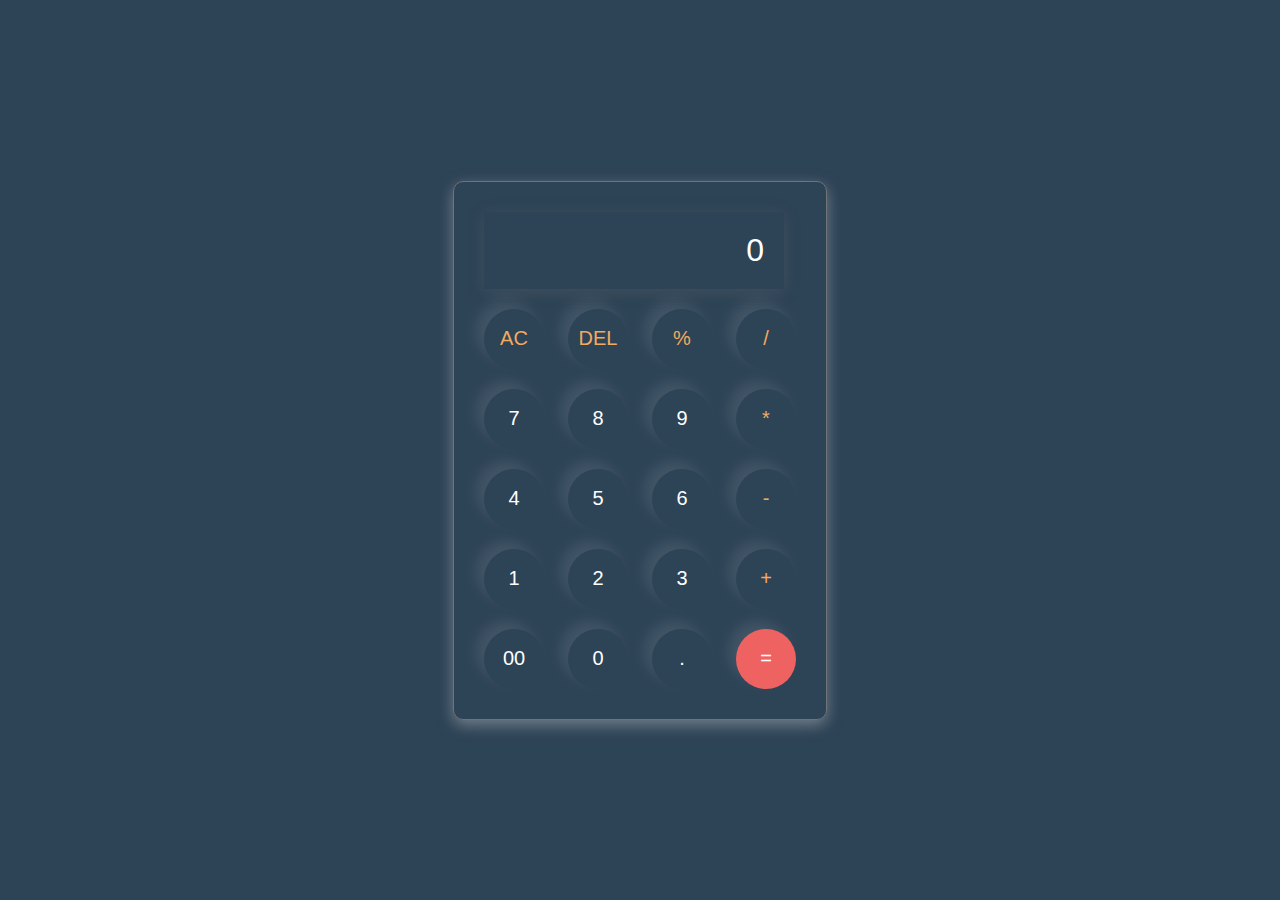
<file: Task1_Calculator/index.html>
<!DOCTYPE html>
<html lang="en">

<head>
    <meta charset="UTF-8">
    <meta name="viewport" content="width=device-width, initial-scale=1.0">
    <title>Calculator</title>
    <link rel="stylesheet" href="style.css">
</head>

<body>
    <!-- Calculator using HTML CSS JavaScript -->
    <div class="calculator">

        <!-- display -->
        <input type="text" placeholder="0" id="inputBox">

        <!-- buttons -->
        <div class="first_row">
            <button class="operator">AC</button>
            <button class="operator">DEL</button>
            <button class="operator">%</button>
            <button class="operator">/</button>
        </div>

        <div class="second_row">
            <button>7</button>
            <button>8</button>
            <button>9</button>
            <button class="operator">*</button>
        </div>

        <div class="third_row">
            <button>4</button>
            <button>5</button>
            <button>6</button>
            <button class="operator">-</button>
        </div>

        <div class="fourth_row">
            <button>1</button>
            <button>2</button>
            <button>3</button>
            <button class="operator">+</button>
        </div>

        <div class="fofth_row">
            <button onc>00</button>
            <button>0</button>
            <button on>.</button>
            <button class="equalBtn">=</button>
        </div>
    </div>



    <script src="script.js"></script>
</body>

</html>
</file>
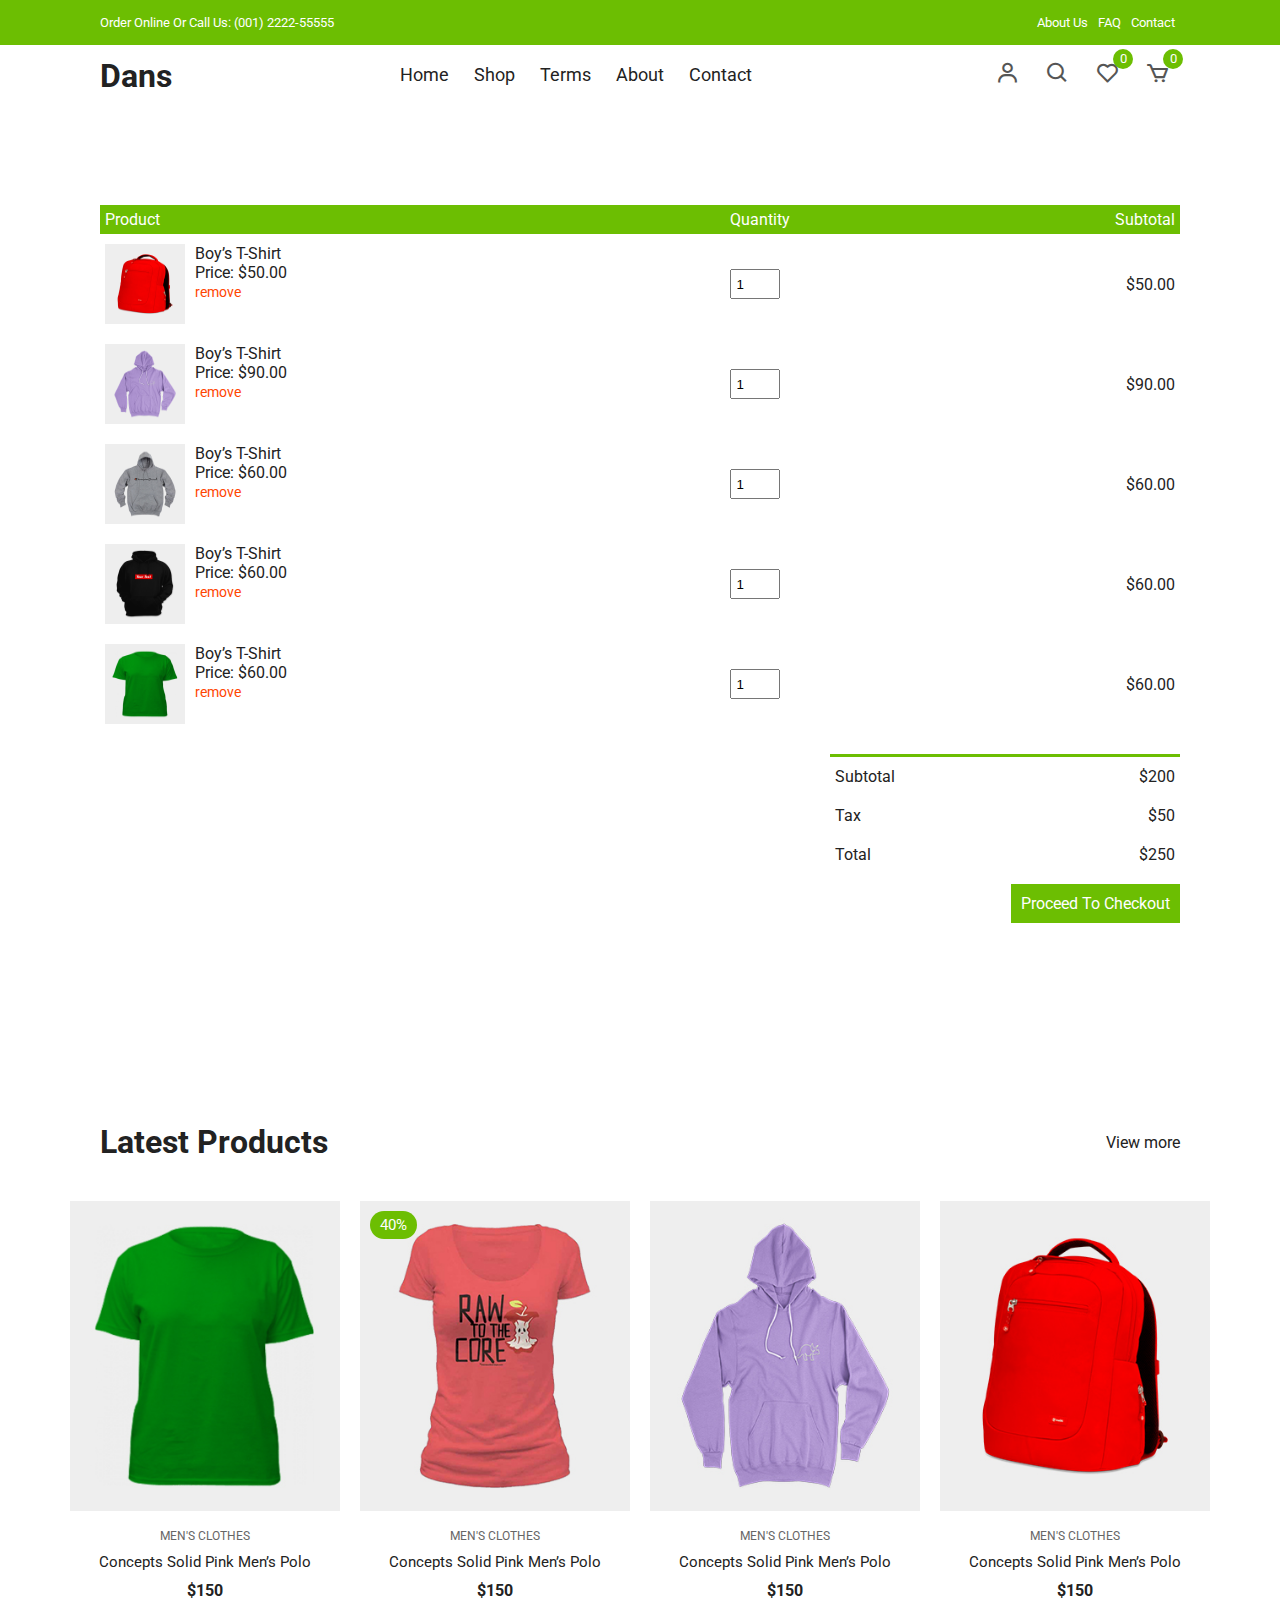
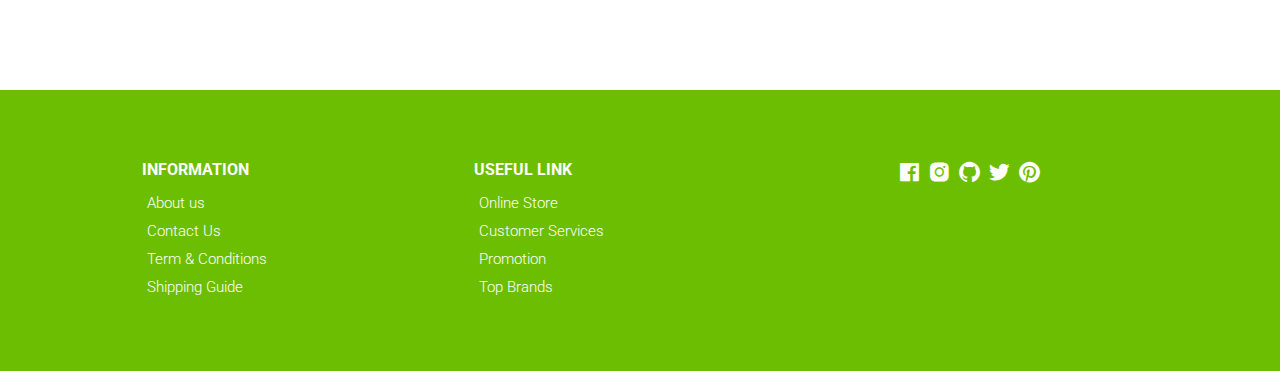
<file: Task2_eCommerceWebsite/cart.html>
<!DOCTYPE html>
<html lang="en">

<head>
    <meta charset="UTF-8" />
    <meta name="viewport" content="width=device-width, initial-scale=1.0" />
    <!-- Box icons -->
    <link rel="stylesheet" href="https://cdn.jsdelivr.net/npm/boxicons@latest/css/boxicons.min.css" />
    <!-- Custom StyleSheet -->
    <link rel="stylesheet" href="style.css" />
    <title>Your Cart</title>
</head>

<body>
    <!-- Navigation -->
    <div class="top-nav">
        <div class="container d-flex">
            <p>Order Online Or Call Us: (001) 2222-55555</p>
            <ul class="d-flex">
                <li><a href="#">About Us</a></li>
                <li><a href="#">FAQ</a></li>
                <li><a href="#">Contact</a></li>
            </ul>
        </div>
    </div>
    <div class="navigation">
        <div class="nav-center container d-flex">
            <a href="index.html" class="logo">
                <h1>Dans</h1>
            </a>

            <ul class="nav-list d-flex">
                <li class="nav-item">
                    <a href="index.html" class="nav-link">Home</a>
                </li>
                <li class="nav-item">
                    <a href="product.html" class="nav-link">Shop</a>
                </li>
                <li class="nav-item">
                    <a href="#terms" class="nav-link">Terms</a>
                </li>
                <li class="nav-item">
                    <a href="#about" class="nav-link">About</a>
                </li>
                <li class="nav-item">
                    <a href="#contact" class="nav-link">Contact</a>
                </li>
                <li class="icons d-flex">
                    <a href="login.html" class="icon">
                        <i class="bx bx-user"></i>
                    </a>
                    <div class="icon">
                        <i class="bx bx-search"></i>
                    </div>
                    <div class="icon">
                        <i class="bx bx-heart"></i>
                        <span class="d-flex">0</span>
                    </div>
                    <a href="cart.html" class="icon">
                        <i class="bx bx-cart"></i>
                        <span class="d-flex">0</span>
                    </a>
                </li>
            </ul>

            <div class="icons d-flex">
                <a href="login.html" class="icon">
                    <i class="bx bx-user"></i>
                </a>
                <div class="icon">
                    <i class="bx bx-search"></i>
                </div>
                <div class="icon">
                    <i class="bx bx-heart"></i>
                    <span class="d-flex">0</span>
                </div>
                <a href="cart.html" class="icon">
                    <i class="bx bx-cart"></i>
                    <span class="d-flex">0</span>
                </a>
            </div>

            <div class="hamburger">
                <i class="bx bx-menu-alt-left"></i>
            </div>
        </div>
    </div>

    <!-- Cart Items -->
    <div class="container cart">
        <table>
            <tr>
                <th>Product</th>
                <th>Quantity</th>
                <th>Subtotal</th>
            </tr>
            <tr>
                <td>
                    <div class="cart-info">
                        <img src="./assets/product-2.jpg" alt="" />
                        <div>
                            <p>Boy’s T-Shirt</p>
                            <span>Price: $50.00</span> <br />
                            <a href="#">remove</a>
                        </div>
                    </div>
                </td>
                <td><input type="number" value="1" min="1" /></td>
                <td>$50.00</td>
            </tr>
            <tr>
                <td>
                    <div class="cart-info">
                        <img src="./assets/product-3.jpg" alt="" />
                        <div>
                            <p>Boy’s T-Shirt</p>
                            <span>Price: $90.00</span> <br />
                            <a href="#">remove</a>
                        </div>
                    </div>
                </td>
                <td><input type="number" value="1" min="1" /></td>
                <td>$90.00</td>
            </tr>
            <tr>
                <td>
                    <div class="cart-info">
                        <img src="./assets/product-4.jpg" alt="" />
                        <div>
                            <p>Boy’s T-Shirt</p>
                            <span>Price: $60.00</span> <br />
                            <a href="#">remove</a>
                        </div>
                    </div>
                </td>
                <td><input type="number" value="1" min="1" /></td>
                <td>$60.00</td>
            </tr>
            <tr>
                <td>
                    <div class="cart-info">
                        <img src="./assets/product-5.jpg" alt="" />
                        <div>
                            <p>Boy’s T-Shirt</p>
                            <span>Price: $60.00</span> <br />
                            <a href="#">remove</a>
                        </div>
                    </div>
                </td>
                <td><input type="number" value="1" min="1" /></td>
                <td>$60.00</td>
            </tr>
            <tr>
                <td>
                    <div class="cart-info">
                        <img src="./assets/product-6.jpg" alt="" />
                        <div>
                            <p>Boy’s T-Shirt</p>
                            <span>Price: $60.00</span> <br />
                            <a href="#">remove</a>
                        </div>
                    </div>
                </td>
                <td><input type="number" value="1" min="1" /></td>
                <td>$60.00</td>
            </tr>
        </table>
        <div class="total-price">
            <table>
                <tr>
                    <td>Subtotal</td>
                    <td>$200</td>
                </tr>
                <tr>
                    <td>Tax</td>
                    <td>$50</td>
                </tr>
                <tr>
                    <td>Total</td>
                    <td>$250</td>
                </tr>
            </table>
            <a href="#" class="checkout btn">Proceed To Checkout</a>
        </div>
    </div>

    <!-- Latest Products -->
    <section class="section featured">
        <div class="top container">
            <h1>Latest Products</h1>
            <a href="#" class="view-more">View more</a>
        </div>
        <div class="product-center container">
            <div class="product-item">
                <div class="overlay">
                    <a href="" class="product-thumb">
                        <img src="./assets/product-6.jpg" alt="" />
                    </a>
                </div>
                <div class="product-info">
                    <span>MEN'S CLOTHES</span>
                    <a href="">Concepts Solid Pink Men’s Polo</a>
                    <h4>$150</h4>
                </div>
                <ul class="icons">
                    <li><i class="bx bx-heart"></i></li>
                    <li><i class="bx bx-search"></i></li>
                    <li><i class="bx bx-cart"></i></li>
                </ul>
            </div>
            <div class="product-item">
                <div class="overlay">
                    <a href="" class="product-thumb">
                        <img src="./assets/product-1.jpg" alt="" />
                    </a>
                    <span class="discount">40%</span>
                </div>
                <div class="product-info">
                    <span>MEN'S CLOTHES</span>
                    <a href="">Concepts Solid Pink Men’s Polo</a>
                    <h4>$150</h4>
                </div>
                <ul class="icons">
                    <li><i class="bx bx-heart"></i></li>
                    <li><i class="bx bx-search"></i></li>
                    <li><i class="bx bx-cart"></i></li>
                </ul>
            </div>
            <div class="product-item">
                <div class="overlay">
                    <a href="" class="product-thumb">
                        <img src="./assets/product-3.jpg" alt="" />
                    </a>
                </div>
                <div class="product-info">
                    <span>MEN'S CLOTHES</span>
                    <a href="">Concepts Solid Pink Men’s Polo</a>
                    <h4>$150</h4>
                </div>
                <ul class="icons">
                    <li><i class="bx bx-heart"></i></li>
                    <li><i class="bx bx-search"></i></li>
                    <li><i class="bx bx-cart"></i></li>
                </ul>
            </div>
            <div class="product-item">
                <div class="overlay">
                    <a href="" class="product-thumb">
                        <img src="./assets/product-2.jpg" alt="" />
                    </a>
                </div>
                <div class="product-info">
                    <span>MEN'S CLOTHES</span>
                    <a href="">Concepts Solid Pink Men’s Polo</a>
                    <h4>$150</h4>
                </div>
                <ul class="icons">
                    <li><i class="bx bx-heart"></i></li>
                    <li><i class="bx bx-search"></i></li>
                    <li><i class="bx bx-cart"></i></li>
                </ul>
            </div>
        </div>
    </section>

    <!-- Footer -->
    <footer class="footer">
        <div class="row">
            <div class="col d-flex">
                <h4>INFORMATION</h4>
                <a href="">About us</a>
                <a href="">Contact Us</a>
                <a href="">Term & Conditions</a>
                <a href="">Shipping Guide</a>
            </div>
            <div class="col d-flex">
                <h4>USEFUL LINK</h4>
                <a href="">Online Store</a>
                <a href="">Customer Services</a>
                <a href="">Promotion</a>
                <a href="">Top Brands</a>
            </div>
            <div class="col d-flex">
                <span><i class="bx bxl-facebook-square"></i></span>
                <span><i class="bx bxl-instagram-alt"></i></span>
                <span><i class="bx bxl-github"></i></span>
                <span><i class="bx bxl-twitter"></i></span>
                <span><i class="bx bxl-pinterest"></i></span>
            </div>
        </div>
    </footer>

    <!-- Custom Script -->
    <script src="script.js"></script>
</body>

</html>
</file>
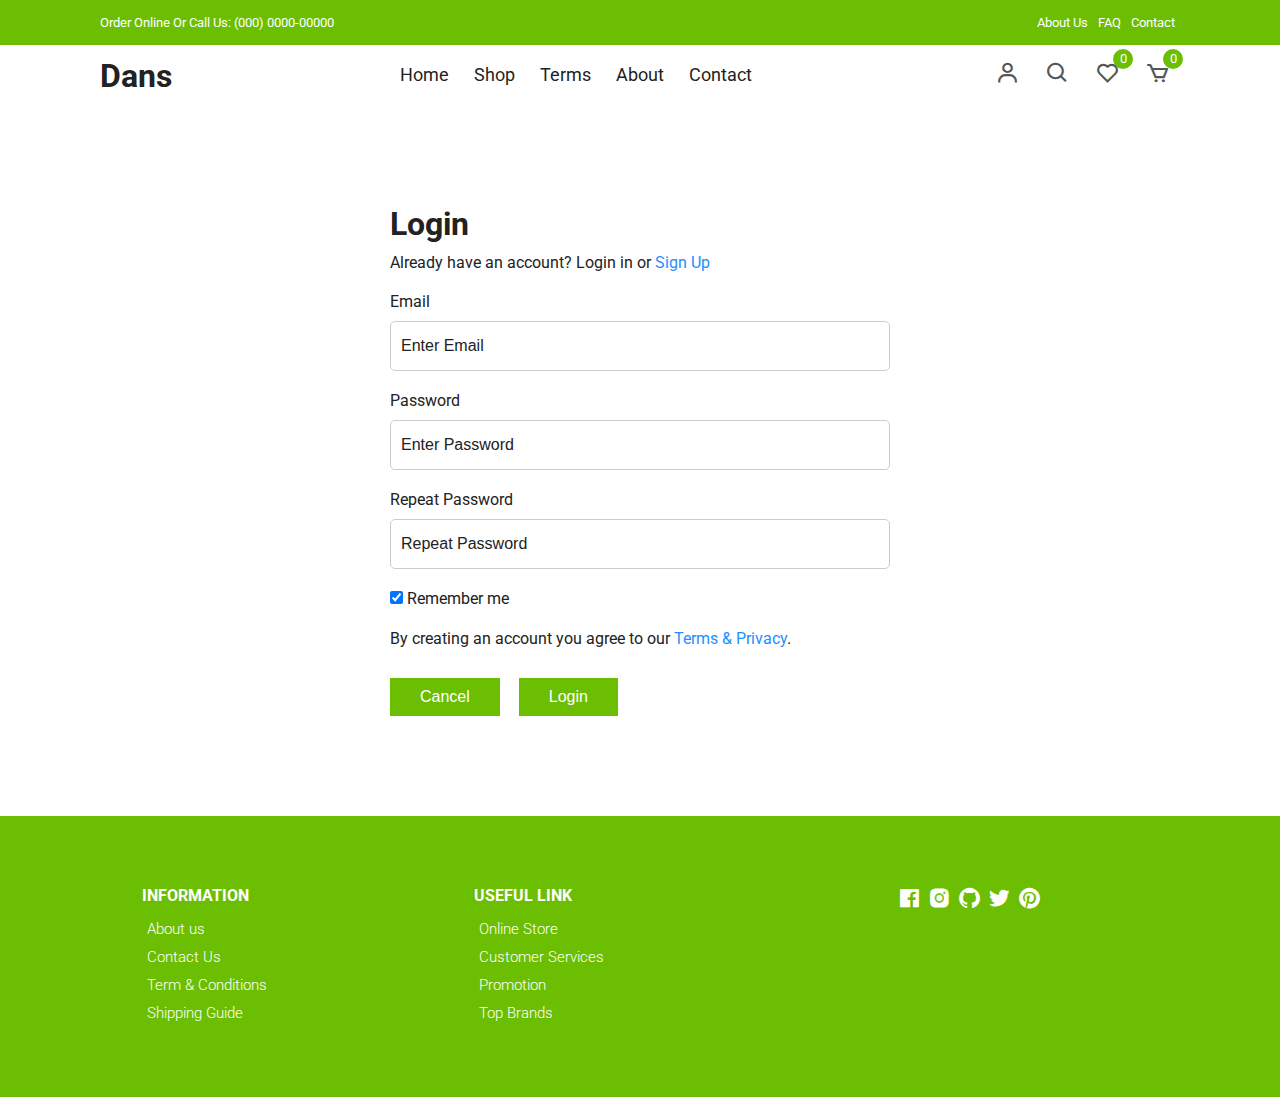
<file: Task2_eCommerceWebsite/login.html>
<!DOCTYPE html>
<html lang="en">

<head>
    <meta charset="UTF-8" />
    <meta name="viewport" content="width=device-width, initial-scale=1.0" />
    <!-- Box icons -->
    <link rel="stylesheet" href="https://cdn.jsdelivr.net/npm/boxicons@latest/css/boxicons.min.css" />
    <!-- Custom StyleSheet -->
    <link rel="stylesheet" href="style.css" />
    <title>Login</title>
</head>

<body>
    <!-- Navigation -->
    <div class="top-nav">
        <div class="container d-flex">
            <p>Order Online Or Call Us: (000) 0000-00000</p>
            <ul class="d-flex">
                <li><a href="#">About Us</a></li>
                <li><a href="#">FAQ</a></li>
                <li><a href="#">Contact</a></li>
            </ul>
        </div>
    </div>
    <div class="navigation">
        <div class="nav-center container d-flex">
            <a href="index.html" class="logo">
                <h1>Dans</h1>
            </a>

            <ul class="nav-list d-flex">
                <li class="nav-item">
                    <a href="index.html" class="nav-link">Home</a>
                </li>
                <li class="nav-item">
                    <a href="product.html" class="nav-link">Shop</a>
                </li>
                <li class="nav-item">
                    <a href="#terms" class="nav-link">Terms</a>
                </li>
                <li class="nav-item">
                    <a href="#about" class="nav-link">About</a>
                </li>
                <li class="nav-item">
                    <a href="#contact" class="nav-link">Contact</a>
                </li>
                <li class="icons d-flex">
                    <a href="login.html" class="icon">
                        <i class="bx bx-user"></i>
                    </a>
                    <div class="icon">
                        <i class="bx bx-search"></i>
                    </div>
                    <div class="icon">
                        <i class="bx bx-heart"></i>
                        <span class="d-flex">0</span>
                    </div>
                    <a href="cart.html" class="icon">
                        <i class="bx bx-cart"></i>
                        <span class="d-flex">0</span>
                    </a>
                </li>
            </ul>

            <div class="icons d-flex">
                <a href="login.html" class="icon">
                    <i class="bx bx-user"></i>
                </a>
                <div class="icon">
                    <i class="bx bx-search"></i>
                </div>
                <div class="icon">
                    <i class="bx bx-heart"></i>
                    <span class="d-flex">0</span>
                </div>
                <a href="cart.html" class="icon">
                    <i class="bx bx-cart"></i>
                    <span class="d-flex">0</span>
                </a>
            </div>

            <div class="hamburger">
                <i class="bx bx-menu-alt-left"></i>
            </div>
        </div>
    </div>
    <!-- Login -->
    <div class="container">
        <div class="login-form">
            <form action="">
                <h1>Login</h1>
                <p>
                    Already have an account? Login in or
                    <a href="signup.html">Sign Up</a>
                </p>

                <label for="email">Email</label>
                <input type="text" placeholder="Enter Email" name="email" required />

                <label for="psw">Password</label>
                <input type="password" placeholder="Enter Password" name="psw" required />

                <label for="psw-repeat">Repeat Password</label>
                <input type="password" placeholder="Repeat Password" name="psw-repeat" required />

                <label>
                    <input type="checkbox" checked="checked" name="remember" style="margin-bottom: 15px" />
                    Remember me
                </label>

                <p>
                    By creating an account you agree to our
                    <a href="#">Terms & Privacy</a>.
                </p>

                <div class="buttons">
                    <button type="button" class="cancelbtn">Cancel</button>
                    <button type="submit" class="signupbtn">Login</button>
                </div>
            </form>
        </div>
    </div>

    <!-- Footer -->
    <footer class="footer">
        <div class="row">
            <div class="col d-flex">
                <h4>INFORMATION</h4>
                <a href="">About us</a>
                <a href="">Contact Us</a>
                <a href="">Term & Conditions</a>
                <a href="">Shipping Guide</a>
            </div>
            <div class="col d-flex">
                <h4>USEFUL LINK</h4>
                <a href="">Online Store</a>
                <a href="">Customer Services</a>
                <a href="">Promotion</a>
                <a href="">Top Brands</a>
            </div>
            <div class="col d-flex">
                <span><i class="bx bxl-facebook-square"></i></span>
                <span><i class="bx bxl-instagram-alt"></i></span>
                <span><i class="bx bxl-github"></i></span>
                <span><i class="bx bxl-twitter"></i></span>
                <span><i class="bx bxl-pinterest"></i></span>
            </div>
        </div>
    </footer>

    <!-- Custom Script -->
    <script src="script.js"></script>
</body>

</html>
</file>
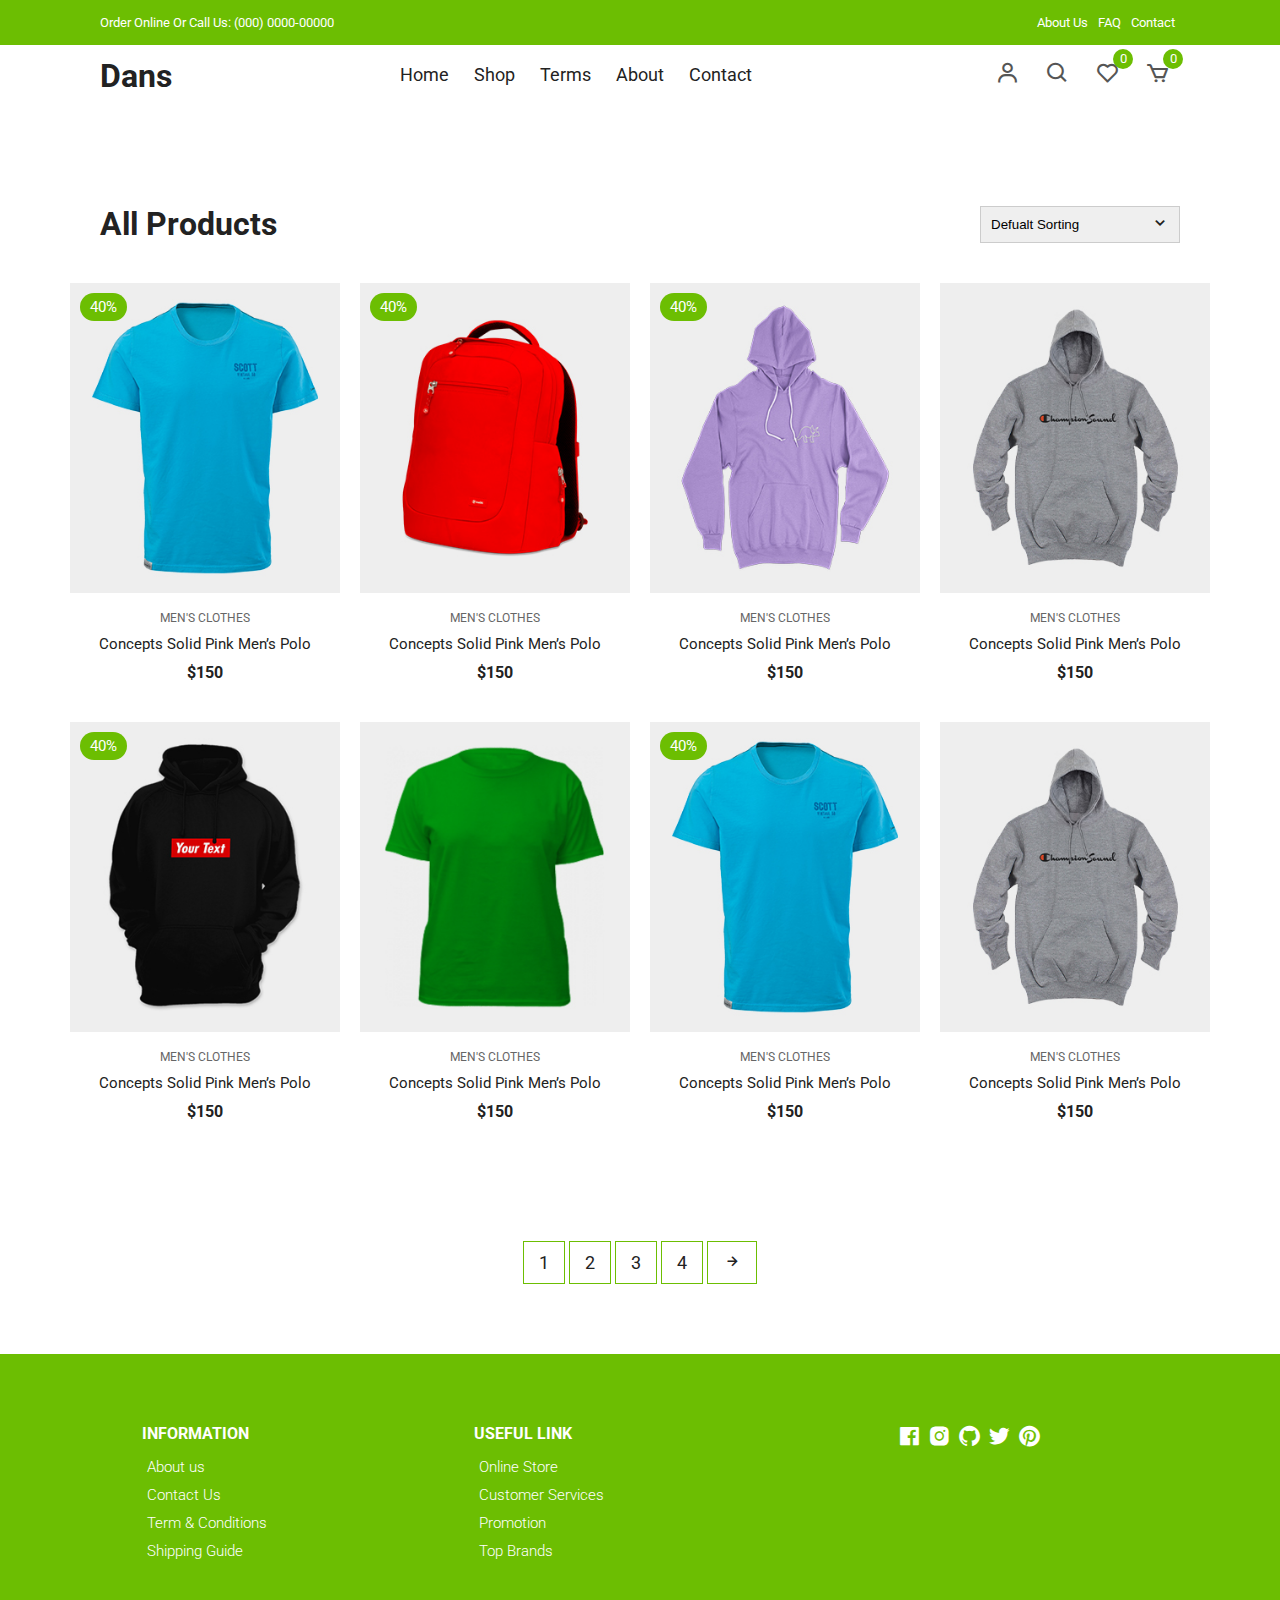
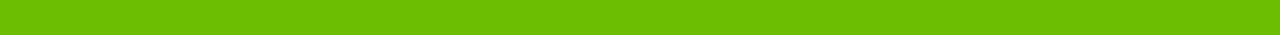
<file: Task2_eCommerceWebsite/product.html>
<!DOCTYPE html>
<html lang="en">

<head>
    <meta charset="UTF-8" />
    <meta name="viewport" content="width=device-width, initial-scale=1.0" />
    <!-- Box icons -->
    <link rel="stylesheet" href="https://cdn.jsdelivr.net/npm/boxicons@latest/css/boxicons.min.css" />
    <!-- Custom StyleSheet -->
    <link rel="stylesheet" href="style.css" />
    <title>Boy’s T-Shirt</title>
</head>

<body>
    <!-- Navigation -->
    <div class="top-nav">
        <div class="container d-flex">
            <p>Order Online Or Call Us: (000) 0000-00000</p>
            <ul class="d-flex">
                <li><a href="#">About Us</a></li>
                <li><a href="#">FAQ</a></li>
                <li><a href="#">Contact</a></li>
            </ul>
        </div>
    </div>
    <div class="navigation">
        <div class="nav-center container d-flex">
            <a href="index.html" class="logo">
                <h1>Dans</h1>
            </a>

            <ul class="nav-list d-flex">
                <li class="nav-item">
                    <a href="index.html" class="nav-link">Home</a>
                </li>
                <li class="nav-item">
                    <a href="product.html" class="nav-link">Shop</a>
                </li>
                <li class="nav-item">
                    <a href="#terms" class="nav-link">Terms</a>
                </li>
                <li class="nav-item">
                    <a href="#about" class="nav-link">About</a>
                </li>
                <li class="nav-item">
                    <a href="#contact" class="nav-link">Contact</a>
                </li>
                <li class="icons d-flex">
                    <a href="login.html" class="icon">
                        <i class="bx bx-user"></i>
                    </a>
                    <div class="icon">
                        <i class="bx bx-search"></i>
                    </div>
                    <div class="icon">
                        <i class="bx bx-heart"></i>
                        <span class="d-flex">0</span>
                    </div>
                    <a href="cart.html" class="icon">
                        <i class="bx bx-cart"></i>
                        <span class="d-flex">0</span>
                    </a>
                </li>
            </ul>

            <div class="icons d-flex">
                <a href="login.html" class="icon">
                    <i class="bx bx-user"></i>
                </a>
                <div class="icon">
                    <i class="bx bx-search"></i>
                </div>
                <div class="icon">
                    <i class="bx bx-heart"></i>
                    <span class="d-flex">0</span>
                </div>
                <a href="cart.html" class="icon">
                    <i class="bx bx-cart"></i>
                    <span class="d-flex">0</span>
                </a>
            </div>

            <div class="hamburger">
                <i class="bx bx-menu-alt-left"></i>
            </div>
        </div>
    </div>

    <!-- All Products -->
    <section class="section all-products" id="products">
        <div class="top container">
            <h1>All Products</h1>
            <form>
                <select>
                    <option value="1">Defualt Sorting</option>
                    <option value="2">Sort By Price</option>
                    <option value="3">Sort By Popularity</option>
                    <option value="4">Sort By Sale</option>
                    <option value="5">Sort By Rating</option>
                </select>
                <span><i class="bx bx-chevron-down"></i></span>
            </form>
        </div>
        <div class="product-center container">
            <div class="product-item">
                <div class="overlay">
                    <a href="productDetails.html" class="product-thumb">
                        <img src="./assets/product-7.jpg" alt="" />
                    </a>
                    <span class="discount">40%</span>
                </div>
                <div class="product-info">
                    <span>MEN'S CLOTHES</span>
                    <a href="productDetails.html">Concepts Solid Pink Men’s Polo</a>
                    <h4>$150</h4>
                </div>
                <ul class="icons">
                    <li><i class="bx bx-heart"></i></li>
                    <li><i class="bx bx-search"></i></li>
                    <li><i class="bx bx-cart"></i></li>
                </ul>
            </div>
            <div class="product-item">
                <div class="overlay">
                    <a href="" class="product-thumb">
                        <img src="./assets/product-2.jpg" alt="" />
                    </a>
                    <span class="discount">40%</span>
                </div>
                <div class="product-info">
                    <span>MEN'S CLOTHES</span>
                    <a href="">Concepts Solid Pink Men’s Polo</a>
                    <h4>$150</h4>
                </div>
                <ul class="icons">
                    <li><i class="bx bx-heart"></i></li>
                    <li><i class="bx bx-search"></i></li>
                    <li><i class="bx bx-cart"></i></li>
                </ul>
            </div>
            <div class="product-item">
                <div class="overlay">
                    <a href="" class="product-thumb">
                        <img src="./assets/product-3.jpg" alt="" />
                    </a>
                    <span class="discount">40%</span>
                </div>
                <div class="product-info">
                    <span>MEN'S CLOTHES</span>
                    <a href="">Concepts Solid Pink Men’s Polo</a>
                    <h4>$150</h4>
                </div>
                <ul class="icons">
                    <li><i class="bx bx-heart"></i></li>
                    <li><i class="bx bx-search"></i></li>
                    <li><i class="bx bx-cart"></i></li>
                </ul>
            </div>
            <div class="product-item">
                <div class="overlay">
                    <a href="" class="product-thumb">
                        <img src="./assets/product-4.jpg" alt="" />
                    </a>
                </div>
                <div class="product-info">
                    <span>MEN'S CLOTHES</span>
                    <a href="">Concepts Solid Pink Men’s Polo</a>
                    <h4>$150</h4>
                </div>
                <ul class="icons">
                    <li><i class="bx bx-heart"></i></li>
                    <li><i class="bx bx-search"></i></li>
                    <li><i class="bx bx-cart"></i></li>
                </ul>
            </div>
            <div class="product-item">
                <div class="overlay">
                    <a href="" class="product-thumb">
                        <img src="./assets/product-5.jpg" alt="" />
                    </a>
                    <span class="discount">40%</span>
                </div>
                <div class="product-info">
                    <span>MEN'S CLOTHES</span>
                    <a href="">Concepts Solid Pink Men’s Polo</a>
                    <h4>$150</h4>
                </div>
                <ul class="icons">
                    <li><i class="bx bx-heart"></i></li>
                    <li><i class="bx bx-search"></i></li>
                    <li><i class="bx bx-cart"></i></li>
                </ul>
            </div>
            <div class="product-item">
                <div class="overlay">
                    <a href="" class="product-thumb">
                        <img src="./assets/product-6.jpg" alt="" />
                    </a>
                </div>
                <div class="product-info">
                    <span>MEN'S CLOTHES</span>
                    <a href="">Concepts Solid Pink Men’s Polo</a>
                    <h4>$150</h4>
                </div>
                <ul class="icons">
                    <li><i class="bx bx-heart"></i></li>
                    <li><i class="bx bx-search"></i></li>
                    <li><i class="bx bx-cart"></i></li>
                </ul>
            </div>
            <div class="product-item">
                <div class="overlay">
                    <a href="" class="product-thumb">
                        <img src="./assets/product-7.jpg" alt="" />
                    </a>
                    <span class="discount">40%</span>
                </div>
                <div class="product-info">
                    <span>MEN'S CLOTHES</span>
                    <a href="">Concepts Solid Pink Men’s Polo</a>
                    <h4>$150</h4>
                </div>
                <ul class="icons">
                    <li><i class="bx bx-heart"></i></li>
                    <li><i class="bx bx-search"></i></li>
                    <li><i class="bx bx-cart"></i></li>
                </ul>
            </div>
            <div class="product-item">
                <div class="overlay">
                    <a href="" class="product-thumb">
                        <img src="./assets/product-4.jpg" alt="" />
                    </a>
                </div>
                <div class="product-info">
                    <span>MEN'S CLOTHES</span>
                    <a href="">Concepts Solid Pink Men’s Polo</a>
                    <h4>$150</h4>
                </div>
                <ul class="icons">
                    <li><i class="bx bx-heart"></i></li>
                    <li><i class="bx bx-search"></i></li>
                    <li><i class="bx bx-cart"></i></li>
                </ul>
            </div>
        </div>
    </section>
    <section class="pagination">
        <div class="container">
            <span>1</span> <span>2</span> <span>3</span> <span>4</span>
            <span><i class="bx bx-right-arrow-alt"></i></span>
        </div>
    </section>
    <!-- Footer -->
    <footer class="footer">
        <div class="row">
            <div class="col d-flex">
                <h4>INFORMATION</h4>
                <a href="">About us</a>
                <a href="">Contact Us</a>
                <a href="">Term & Conditions</a>
                <a href="">Shipping Guide</a>
            </div>
            <div class="col d-flex">
                <h4>USEFUL LINK</h4>
                <a href="">Online Store</a>
                <a href="">Customer Services</a>
                <a href="">Promotion</a>
                <a href="">Top Brands</a>
            </div>
            <div class="col d-flex">
                <span><i class="bx bxl-facebook-square"></i></span>
                <span><i class="bx bxl-instagram-alt"></i></span>
                <span><i class="bx bxl-github"></i></span>
                <span><i class="bx bxl-twitter"></i></span>
                <span><i class="bx bxl-pinterest"></i></span>
            </div>
        </div>
    </footer>
    <!-- Custom Script -->
    <script src="script.js"></script>
</body>

</html>
</file>
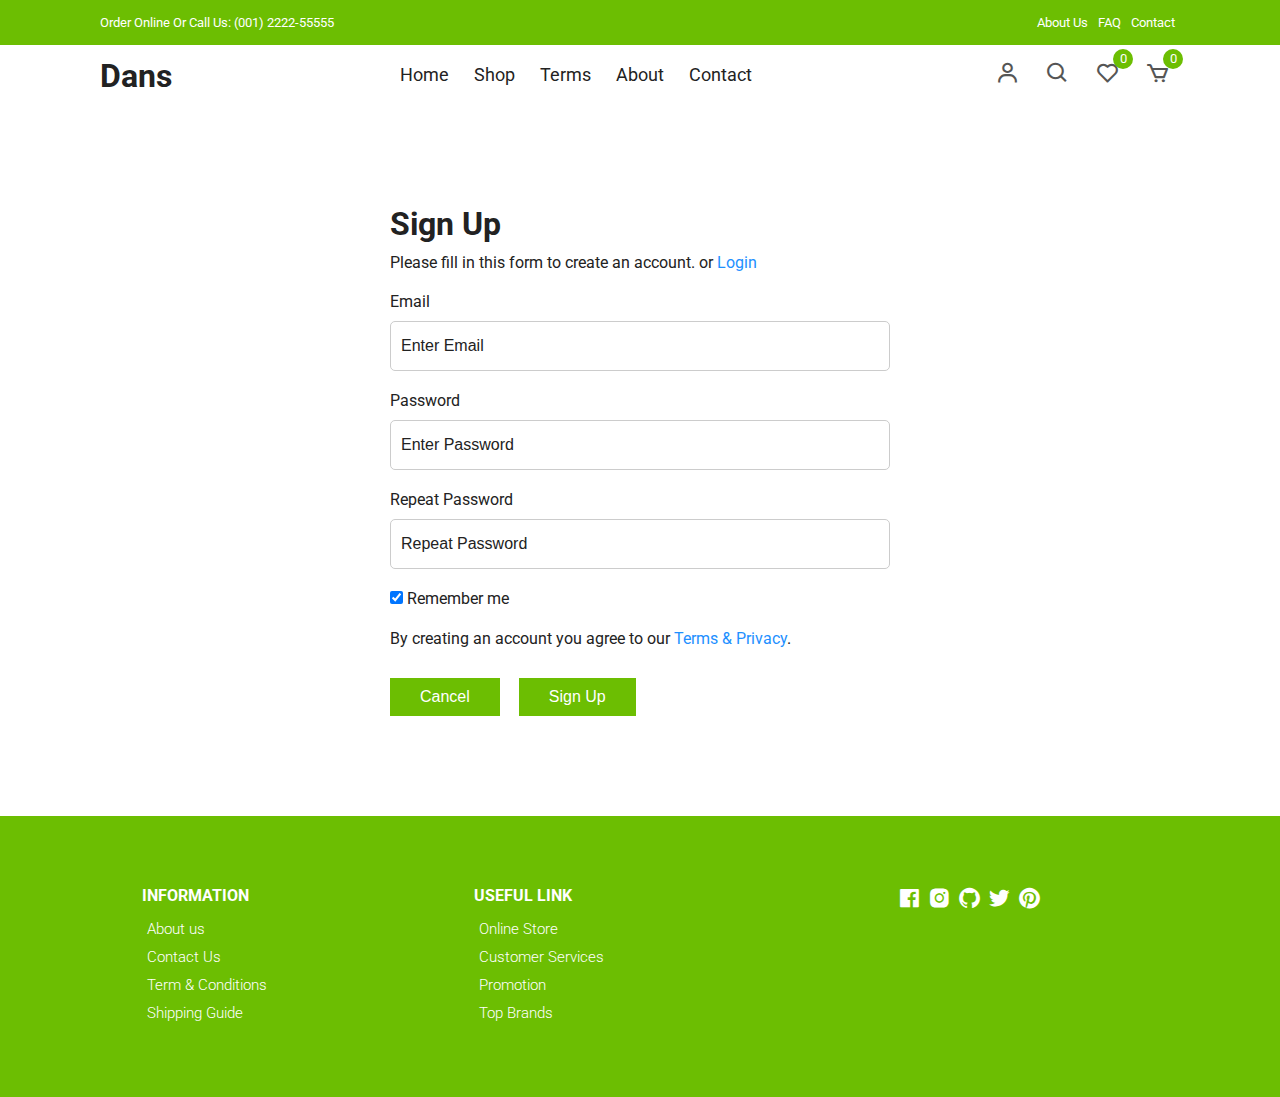
<file: Task2_eCommerceWebsite/signup.html>
<!DOCTYPE html>
<html lang="en">

<head>
    <meta charset="UTF-8" />
    <meta name="viewport" content="width=device-width, initial-scale=1.0" />
    <!-- Box icons -->
    <link rel="stylesheet" href="https://cdn.jsdelivr.net/npm/boxicons@latest/css/boxicons.min.css" />
    <!-- Custom StyleSheet -->
    <link rel="stylesheet" href="style.css" />
    <title>Sign Up</title>
</head>

<body>
    <!-- Navigation -->
    <div class="top-nav">
        <div class="container d-flex">
            <p>Order Online Or Call Us: (001) 2222-55555</p>
            <ul class="d-flex">
                <li><a href="#">About Us</a></li>
                <li><a href="#">FAQ</a></li>
                <li><a href="#">Contact</a></li>
            </ul>
        </div>
    </div>
    <div class="navigation">
        <div class="nav-center container d-flex">
            <a href="index.html" class="logo">
                <h1>Dans</h1>
            </a>

            <ul class="nav-list d-flex">
                <li class="nav-item">
                    <a href="index.html" class="nav-link">Home</a>
                </li>
                <li class="nav-item">
                    <a href="product.html" class="nav-link">Shop</a>
                </li>
                <li class="nav-item">
                    <a href="#terms" class="nav-link">Terms</a>
                </li>
                <li class="nav-item">
                    <a href="#about" class="nav-link">About</a>
                </li>
                <li class="nav-item">
                    <a href="#contact" class="nav-link">Contact</a>
                </li>
                <li class="icons d-flex">
                    <a href="login.html" class="icon">
                        <i class="bx bx-user"></i>
                    </a>
                    <div class="icon">
                        <i class="bx bx-search"></i>
                    </div>
                    <div class="icon">
                        <i class="bx bx-heart"></i>
                        <span class="d-flex">0</span>
                    </div>
                    <a href="cart.html" class="icon">
                        <i class="bx bx-cart"></i>
                        <span class="d-flex">0</span>
                    </a>
                </li>
            </ul>

            <div class="icons d-flex">
                <a href="login.html" class="icon">
                    <i class="bx bx-user"></i>
                </a>
                <div class="icon">
                    <i class="bx bx-search"></i>
                </div>
                <div class="icon">
                    <i class="bx bx-heart"></i>
                    <span class="d-flex">0</span>
                </div>
                <a href="cart.html" class="icon">
                    <i class="bx bx-cart"></i>
                    <span class="d-flex">0</span>
                </a>
            </div>

            <div class="hamburger">
                <i class="bx bx-menu-alt-left"></i>
            </div>
        </div>
    </div>
    <!-- Login -->
    <div class="container">
        <div class="login-form">
            <form action="">
                <h1>Sign Up</h1>
                <p>
                    Please fill in this form to create an account. or
                    <a href="login.html">Login</a>
                </p>

                <label for="email">Email</label>
                <input type="text" placeholder="Enter Email" name="email" required />

                <label for="psw">Password</label>
                <input type="password" placeholder="Enter Password" name="psw" required />

                <label for="psw-repeat">Repeat Password</label>
                <input type="password" placeholder="Repeat Password" name="psw-repeat" required />

                <label>
                    <input type="checkbox" checked="checked" name="remember" style="margin-bottom: 15px" />
                    Remember me
                </label>

                <p>
                    By creating an account you agree to our
                    <a href="#">Terms & Privacy</a>.
                </p>

                <div class="buttons">
                    <button type="button" class="cancelbtn">Cancel</button>
                    <button type="submit" class="signupbtn">Sign Up</button>
                </div>
            </form>
        </div>
    </div>

    <!-- Footer -->
    <footer class="footer">
        <div class="row">
            <div class="col d-flex">
                <h4>INFORMATION</h4>
                <a href="">About us</a>
                <a href="">Contact Us</a>
                <a href="">Term & Conditions</a>
                <a href="">Shipping Guide</a>
            </div>
            <div class="col d-flex">
                <h4>USEFUL LINK</h4>
                <a href="">Online Store</a>
                <a href="">Customer Services</a>
                <a href="">Promotion</a>
                <a href="">Top Brands</a>
            </div>
            <div class="col d-flex">
                <span><i class="bx bxl-facebook-square"></i></span>
                <span><i class="bx bxl-instagram-alt"></i></span>
                <span><i class="bx bxl-github"></i></span>
                <span><i class="bx bxl-twitter"></i></span>
                <span><i class="bx bxl-pinterest"></i></span>
            </div>
        </div>
    </footer>

    <!-- Custom Script -->
    <script src="script.js"></script>
</body>

</html>
</file>
<file: Task1_Calculator/style.css>
* {
    margin: 0;
    padding: 0;
    box-sizing: border-box;
}

/* body background */

body {
    background-color: #2D4356;
    height: 100vh;
    width: 100%;
    display: flex;
    justify-content: center;
    align-items: center;
}

.calculator {
    border: 1px solid #717377;
    border-radius: 10px;
    padding: 20px;
    background: transparent;
    box-shadow: 0px 5px 15px rgba(184, 188, 191, 0.5);
}

input {
    width: 300px;
    border: none;
    padding: 20px;
    margin: 10px;
    text-align: right;
    cursor: pointer;
    background: transparent;
    box-shadow: 0px 3px 15px rgba(110, 114, 117, 0.3);
    font-size: 2rem;
    color: white;
}

input::placeholder {
    color: white;
}

button {
    border: none;
    width: 60px;
    height: 60px;
    margin: 10px;
    border-radius: 50%;
    background: transparent;
    color: #ffffff;
    font-size: 20px;
    box-shadow: -8px -8px 15px rgba(255, 255, 255, 0.1);
    cursor: pointer;
}

.equalBtn {
    background-color: #EF6262;
}

.operator {
    color: #F3AA60;
}
</file>
<file: Task2_eCommerceWebsite/style.css>
/* Fonts */
@import url('https://fonts.googleapis.com/css2?family=Roboto:wght@100;300;400;500;700&display=swap');

/* Color Variables */
:root {
    --white: #fff;
    --black: #222;
    --green: #6cbe02;
    --grey1: #f0f0f0;
    --grey2: #e9d7d3;
}

/* Basic Reset */
*,
*::before,
*::after {
    margin: 0;
    padding: 0;
    box-sizing: inherit;
}

html {
    box-sizing: border-box;
    font-size: 62.5%;
}

body {
    font-family: 'Roboto', sans-serif;
    font-size: 1.6rem;
    background-color: var(--white);
    color: var(--black);
    font-weight: 400;
    font-style: normal;
}

a {
    text-decoration: none;
    color: var(--black);
}

li {
    list-style: none;
}

.container {
    max-width: 114rem;
    margin: 0 auto;
    padding: 0 3rem;
}

.d-flex {
    display: flex;
    align-items: center;
}

/* 
=================
Header
=================
*/

.header {
    position: relative;
    min-height: 100vh;
    overflow-x: hidden;
}

.top-nav {
    background-color: var(--green);
    font-size: 1.3rem;
    color: var(--white);
}

.top-nav div {
    justify-content: space-between;
    height: 4.5rem;
}

.top-nav a {
    color: var(--white);
    padding: 0 0.5rem;
}

/* 
=================
Navigation
=================
*/
.navigation {
    height: 6rem;
    line-height: 6rem;
}

.nav-center {
    justify-content: space-between;
}

.nav-list .icons {
    display: none;
}

.nav-center .nav-item:not(:last-child) {
    margin-right: 0.5rem;
}

.nav-center .nav-link {
    font-size: 1.8rem;
    padding: 1rem;
}

.nav-center .nav-link:hover {
    color: var(--green);
}

.nav-center .hamburger {
    display: none;
    font-size: 2.3rem;
    color: var(--black);
    cursor: pointer;
}

/* Icons */

.icon {
    cursor: pointer;
    font-size: 2.5rem;
    padding: 0 1rem;
    color: #555;
    position: relative;
}

.icon:not(:last-child) {
    margin-right: 0.5rem;
}

.icon span {
    position: absolute;
    top: 3px;
    right: -3px;
    background-color: var(--green);
    color: var(--white);
    border-radius: 50%;
    font-size: 1.3rem;
    height: 2rem;
    width: 2rem;
    justify-content: center;
}

@media only screen and (max-width: 768px) {
    .nav-list {
        position: fixed;
        top: 12%;
        left: -35rem;
        flex-direction: column;
        align-items: flex-start;
        box-shadow: 5px 5px 10px rgba(0, 0, 0, 0.2);
        background-color: white;
        height: 100%;
        width: 0%;
        max-width: 35rem;
        z-index: 100;
        transition: all 300ms ease-in-out;
    }

    .nav-list.open {
        left: 0;
        width: 100%;
    }

    .nav-list .nav-item {
        margin: 0 0 1rem 0;
        width: 100%;
    }

    .nav-list .nav-link {
        font-size: 2rem;
        color: var(--black);
    }

    .nav-center .hamburger {
        display: block;
        color: var(--black);
        font-size: 3rem;
    }

    .icons {
        display: none;
    }

    .nav-list .icons {
        display: flex;
    }

    .top-nav ul {
        display: none;
    }

    .top-nav div {
        justify-content: center;
        height: 3rem;
    }
}

/* 
=================
Hero Area
=================
*/

.hero,
.hero .glide__slides {
    background-color: var(--grey2);
    position: relative;
    height: calc(100vh - 6rem);
    margin: 0 4rem;
    overflow: hidden;
}

.hero .center {
    display: flex;
    align-items: center;
    justify-content: center;
    position: relative;
    height: 100%;
    padding-top: 3rem;
}

.hero .left {
    position: absolute;
    top: 0%;
    left: 25rem;
    opacity: 0;
    transition: all 1000ms ease-in-out;
}

.hero .left h1 {
    font-size: 5rem;
    margin: 1rem 0;
}

.hero .left p {
    font-size: 1.6rem;
    margin-bottom: 1rem;
}

.hero .left .hero-btn {
    display: inline-block;
    padding: 1rem 3rem;
    font-size: 1.6rem;
    margin-top: 1rem;
    background-color: var(--green);
    color: white;
}

.hero .right {
    flex: 0 0 50%;
    height: 100%;
    position: relative;
    text-align: center;
}

.hero .right img {
    position: absolute;
    width: 55rem;
    opacity: 0;
    transition: all 1000ms ease-in-out;
}

.center .right img.img1 {
    width: 85%;
    right: -25%;
    bottom: -50%;
}

.center .right img.img2 {
    width: 90%;
    right: -40%;
    bottom: -40%;
}

.glide__slide--active .center .right img {
    bottom: -3%;
    opacity: 1;
}

.glide__slide--active .left {
    opacity: 1;
    top: 35%;
}

/*
======================
Hero Media Query
======================
*/
@media only screen and (max-width: 1500px) {
    .hero .left {
        left: 0;
    }
}

@media only screen and (max-width: 999px) {
    .glide__slide--active .left {
        top: 15%;
    }

    .center .right img.img1 {
        width: 90%;
    }

    .center .right img.img2 {
        width: 100%;
    }
}

@media only screen and (max-width: 567px) {
    .center .right img.img1 {
        width: 30rem;
    }

    .center .right img.img2 {
        width: 33rem;
    }

    .hero,
    .hero .glide__slides {
        margin: 0;
        padding: 0 3rem;
    }

    .hero .left h1 {
        font-size: 3rem;
    }

    .hero .left span {
        font-size: 1.4rem;
    }

    .hero .left p {
        font-size: 1.5rem;
        width: 80%;
    }
}

/* Category Section */
.section {
    padding: 10rem 0 5rem 0;
    overflow: hidden;
}

.cat-center {
    display: flex;
    align-items: center;
    justify-content: center;
    max-width: 114rem;
    margin: auto;
    padding: 0 3rem;
}

.cat-center .cat {
    max-width: 37rem;
    height: 25rem;
    overflow: hidden;
    position: relative;
    cursor: pointer;
    text-align: center;
}

.cat-center .cat:not(:last-child) {
    margin-right: 3rem;
}

.cat-center .cat img {
    width: 36.5rem;
    height: 100%;
    margin: auto;
    object-fit: cover;
    transition: all 2s ease;
}

.cat-center .cat:hover img {
    transform: scale(1.1);
}

.cat-center .cat div {
    position: absolute;
    bottom: 15%;
    left: 50%;
    transform: translateX(-50%);
    background-color: var(--white);
    width: 18rem;
    height: 5rem;
    line-height: 5rem;
    text-align: center;
    font-size: 2rem;
    font-weight: 500;
}

@media only screen and (max-width: 1200px) {
    .cat-center .cat img {
        width: 30rem;
    }
}

@media only screen and (max-width: 967px) {
    .cat-center .cat {
        max-width: 25rem;
        height: 20rem;
    }

    .cat-center .cat img {
        width: 25rem;
    }
}

@media only screen and (max-width: 768px) {
    .section {
        padding: 5rem 0;
    }

    .cat-center {
        flex-direction: column;
        padding: 3rem;
    }

    .cat-center .cat {
        max-width: 100%;
        height: 30rem;
    }

    .cat-center .cat:not(:last-child) {
        margin-right: 0rem;
        margin-bottom: 5rem;
    }

    .cat-center .cat img {
        width: 100%;
    }
}

/* New Arrivals */
.title {
    text-align: center;
    margin-bottom: 5rem;
}

.title h1 {
    font-size: 3rem;
    text-transform: uppercase;
    margin-bottom: 1rem;
    font-weight: 500;
}

.product-center {
    display: flex;
    align-items: center;
    justify-content: center;
    flex-wrap: wrap;
    max-width: 120rem;
    margin: 0 auto;
    padding: 0 2rem;
}

.product-item {
    position: relative;
    width: 27rem;
    margin: 0 auto;
    margin-bottom: 3rem;
}

.product-thumb img {
    width: 100%;
    height: 31rem;
    object-fit: cover;
    transition: all 500ms linear;
}

.product-info {
    padding: 1rem;
    text-align: center;
}

.product-info span {
    display: inline-block;
    font-size: 1.2rem;
    color: #666;
    margin-bottom: 1rem;
}

.product-info a {
    font-size: 1.5rem;
    display: block;
    margin-bottom: 1rem;
    transition: all 300ms ease;
}

.product-info a:hover {
    color: var(--green);
}

.product-item .icons {
    position: absolute;
    left: 50%;
    top: 35%;
    transform: translateX(-50%);
    display: flex;
    align-items: center;
}

.product-item .icons li {
    background-color: var(--white);
    text-align: center;
    padding: 1rem 1.5rem;
    font-size: 2.3rem;
    cursor: pointer;
    transition: 300ms ease-out;
    transform: translateY(20px);
    visibility: hidden;
    opacity: 0;
}

.product-item .icons li:first-child {
    transition-delay: 0.1s;
}

.product-item .icons li:nth-child(2) {
    transition-delay: 0.2s;
}

.product-item .icons li:nth-child(3) {
    transition-delay: 0.3s;
}

.product-item:hover .icons li {
    visibility: visible;
    opacity: 1;
    transform: translateY(0);
}

.product-item .icons li:not(:last-child) {
    margin-right: 0.5rem;
}

.product-item .icons li:hover {
    background-color: var(--green);
    color: var(--white);
}

.product-item .overlay {
    position: relative;
    overflow: hidden;
    cursor: pointer;
    width: 100%;
}

.product-item .overlay::after {
    content: '';
    position: absolute;
    top: 0;
    left: 0;
    width: 100%;
    height: 100%;
    background-color: rgba(0, 0, 0, 0.5);
    visibility: hidden;
    opacity: 0;
    transition: 300ms ease-out;
}

.product-item:hover .overlay::after {
    visibility: visible;
    opacity: 1;
}

.product-item:hover .product-thumb img {
    transform: scale(1.1);
}

.product-item .discount {
    position: absolute;
    top: 1rem;
    left: 1rem;
    background-color: var(--green);
    padding: 0.5rem 1rem;
    color: var(--white);
    border-radius: 2rem;
    font-size: 1.5rem;
}

@media only screen and (max-width: 567px) {
    .product-center {
        max-width: 100%;
        padding: 0 1rem;
    }

    .product-item {
        width: 40%;
        margin-bottom: 3rem;
    }

    .product-thumb img {
        height: 20rem;
    }

    .product-item {
        margin-right: 2rem;
    }

    .product-item .icons li {
        padding: 0.5rem 1rem;
        font-size: 1.8rem;
    }
}

/* Banner */

.banner {
    position: relative;
    background-color: var(--grey2);
    padding: 14rem 20%;
}

.banner .right img {
    position: absolute;
    bottom: 0;
    right: 10%;
    width: 75rem;
}

.banner .trend,
.banner p {
    display: block;
    font-size: 2rem;
    font-weight: 300;
    margin-bottom: 1.5rem;
}

.banner h1 {
    font-size: 5.4rem;
    color: var(--black);
    margin-bottom: 1.5rem;
}

.banner .btn {
    display: inline-block;
    margin-top: 2rem;
}

@media only screen and (max-width: 1500px) {
    .banner {
        padding: 14rem;
    }

    .banner .right img {
        right: 3rem;
        width: 70rem;
    }
}

@media only screen and (max-width: 996px) {
    .banner {
        padding: 8rem 2rem;
    }

    .banner .trend,
    .banner p {
        font-size: 1.5rem;
    }

    .banner h1 {
        font-size: 4rem;
    }

    .banner .right img {
        right: -6%;
        width: 50rem;
    }
}

@media only screen and (max-width: 768px) {
    .banner {
        display: grid;
        grid-template-columns: 1fr;
        height: 80vh;
    }

    .banner .left {
        width: 100%;
        margin-bottom: 3rem;
    }

    .banner .right {
        flex: 0 0 50%;
    }

    .banner .right img {
        right: 0;
        width: 50rem;
        left: 50%;
        transform: translateX(-50%);
    }
}

@media only screen and (max-width: 567px) {
    .banner {
        padding: 8rem 5rem;
    }

    .banner .trend,
    .banner p {
        font-size: 1.3rem;
        margin-bottom: 1rem;
    }

    .banner h1 {
        font-size: 3rem;
        margin-bottom: 1rem;
    }

    .banner .btn {
        padding: 0.8rem 1.7rem;
        font-size: 1.4rem;
    }

    .banner .right img {
        width: 45rem;
    }
}

/* Contact */
.contact {
    background-color: var(--black);
    color: var(--white);
    padding: 10rem 20rem;
}

.contact .row {
    display: grid;
    grid-template-columns: 1fr 1fr;
    align-items: center;
}

.contact .row .col h2 {
    margin-bottom: 1.5rem;
}

.contact .row .col p {
    width: 70%;
    margin-bottom: 2rem;
}

.btn-1 {
    background-color: var(--green);
    color: var(--white);
    display: inline-block;
    border-radius: 1rem;
    padding: 1rem 2rem;
}

.contact form div {
    position: relative;
    width: 80%;
    margin: 0 auto;
}

.contact form input {
    font-family: 'Roboto', sans-serif;
    text-indent: 2rem;
    width: 100%;
    border-radius: 1rem;
    padding: 1.5rem 0;
    outline: none;
    border: none;
}

.contact form a {
    position: absolute;
    top: 0;
    right: 0;
    background-color: var(--green);
    color: white;
    margin: 0.5rem;
    padding: 1rem 3rem;
    border-radius: 1rem;
}

@media only screen and (max-width: 996px) {
    .contact {
        padding: 8rem 8rem;
    }
}

@media only screen and (max-width: 768px) {
    .contact .row {
        grid-template-columns: 1fr;
        gap: 5rem 0;
    }

    .contact form div {
        width: 100%;
    }
}

@media only screen and (max-width: 567px) {
    .contact {
        padding: 8rem 1rem;
    }
}

/* Footer */
.footer {
    padding: 7rem 1rem;
    background-color: var(--green);
}

footer .row {
    display: grid;
    grid-template-columns: 1fr 1fr 1fr;
    max-width: 99.6rem;
    margin: 0 auto;
}

.footer .col {
    flex-direction: column;
    color: var(--white);
    align-items: flex-start;
}

.footer .col:last-child {
    flex-direction: row;
    justify-content: center;
}

.footer .col:last-child span {
    font-size: 2.5rem;
    margin-right: 0.5rem;
    color: var(--white);
}

.footer .col a {
    color: var(--white);
    font-size: 1.5rem;
    padding: 0.5rem;
    font-weight: 300;
}

.footer .col h4 {
    margin-bottom: 1rem;
}

@media only screen and (max-width: 567px) {
    footer .row {
        grid-template-columns: 1fr;
        row-gap: 3rem;
    }
}

/* Popup */
.popup {
    position: fixed;
    top: 0;
    left: 0;
    width: 100%;
    height: 100vh;
    background-color: rgba(0, 0, 0, 0.5);
    z-index: 9999;
    transition: 0.3s;
    transform: scale(1);
}

.popup-content {
    position: absolute;
    top: 50%;
    left: 50%;
    width: 90%;
    max-width: 110rem;
    margin: 0 auto;
    height: 55rem;
    transform: translate(-50%, -50%);
    padding: 1.6rem;
    display: table;
    overflow: hidden;
    background-color: var(--white);
}

.popup-close {
    display: flex;
    align-items: center;
    justify-content: center;
    position: absolute;
    top: 2rem;
    right: 2rem;
    padding: 0.5rem;
    background-color: var(--green);
    border-radius: 50%;
    cursor: pointer;
}

.popup-close {
    font-size: 3rem;
    color: white;
}

.popup-left {
    display: table-cell;
    width: 50%;
    height: 100%;
    vertical-align: middle;
}

.popup-right {
    display: table-cell;
    width: 50%;
    vertical-align: middle;
    padding: 3rem 5rem;
}

.popup-img-container {
    width: 100%;
    overflow: hidden;
}

.popup-img-container img.popup-img {
    display: block;
    width: 60rem;
    height: 45rem;
    max-width: 100%;
    border-radius: 1rem;
    object-fit: cover;
}

.right-content {
    text-align: center;
    width: 85%;
    margin: 0 auto;
}

.right-content h1 {
    font-size: 4rem;
    color: #000;
    margin-bottom: 1.6rem;
}

.right-content h1 span {
    color: var(--green);
}

.right-content p {
    font-size: 1.6rem;
    color: #555;
    margin-bottom: 1.6rem;
}

.popup-form {
    width: 100%;
    padding: 1.5rem 0;
    text-indent: 1rem;
    margin-bottom: 1.6rem;
    border-radius: 3rem;
    background-color: var(--green);
    color: white;
    font-size: 1.8rem;
    border: none;
}

.popup-form::placeholder {
    color: white;
}

.popup-form:focus {
    outline: none;
}

.right-content a:link,
.right-content a:visited {
    display: inline-block;
    padding: 1.8rem 5rem;
    border-radius: 3rem;
    font-weight: 700;
    color: var(--white);
    background-color: var(--black);
    border: 1px solid var(--grey2);
    transition: 0.3s;
}

.right-content a:hover {
    background-color: var(--green);
    border: 1px solid var(--grey2);
    color: var(--black);
}

.hide-popup {
    transform: scale(0.2);
    opacity: 0;
    visibility: hidden;
}

@media only screen and (max-width: 1200px) {
    .right-content {
        width: 100%;
    }

    .right-content h1 {
        font-size: 3.5rem;
        margin-bottom: 1.3rem;
    }
}

@media only screen and (max-width: 998px) {
    .popup-right {
        width: 100%;
    }

    .popup-left {
        display: none;
    }

    .right-content h1 {
        font-size: 5rem;
    }
}

@media only screen and (max-width: 768px) {
    .right-content h1 {
        font-size: 4rem;
    }

    .right-content p {
        font-size: 1.6rem;
    }

    .popup-form {
        width: 90%;
        margin: 0 auto;
        padding: 1.8rem 0;
        margin-bottom: 1.5rem;
    }

    .goto-top:link,
    .goto-top:visited {
        right: 5%;
        bottom: 5%;
    }
}

@media only screen and (max-width: 568px) {
    .popup-right {
        padding: 0 1.6rem;
    }

    .popup-content {
        height: 35rem;
        width: 90%;
        margin: 0 auto;
    }

    .right-content {
        width: 100%;
    }

    .right-content h1 {
        font-size: 3rem;
    }

    .right-content p {
        font-size: 1.4rem;
    }

    .popup-form {
        width: 100%;
        padding: 1.5rem 0;
        margin-bottom: 1.3rem;
    }

    .right-content a:link,
    .right-content a:visited {
        padding: 1.5rem 3rem;
    }

    .popup-close {
        top: 1rem;
        right: 1rem;
        padding: 0.5rem;
    }
}

/* All Products */
.section .top {
    display: flex;
    align-items: center;
    justify-content: space-between;
    margin-bottom: 4rem;
}

.all-products .top select {
    font-family: 'Poppins', sans-serif;
    width: 20rem;
    padding: 1rem;
    border: 1px solid #ccc;
    appearance: none;
    outline: none;
}

form {
    position: relative;
    z-index: 1;
}

form span {
    position: absolute;
    top: 50%;
    right: 1rem;
    transform: translateY(-50%);
    font-size: 2rem;
    z-index: 0;
}

@media only screen and (max-width: 768px) {
    .all-products .top select {
        width: 15rem;
    }
}

/* Pagination */
.pagination {
    display: flex;
    align-items: center;
    padding: 3rem 0 5rem 0;
}

.pagination span {
    display: inline-block;
    padding: 1rem 1.5rem;
    border: 1px solid var(--green);
    font-size: 1.8rem;
    margin-bottom: 2rem;
    cursor: pointer;
    transition: all 300ms ease-in-out;
}

.pagination span:hover {
    border: 1px solid var(--green);
    background-color: var(--green);
    color: #fff;
}

/* Cart Items */
.cart {
    margin: 10rem auto;
}

table {
    width: 100%;
    border-collapse: collapse;
}

.cart-info {
    display: flex;
    flex-wrap: wrap;
}

th {
    text-align: left;
    padding: 0.5rem;
    color: #fff;
    background-color: var(--green);
    font-weight: normal;
}

td {
    padding: 1rem 0.5rem;
}

td input {
    width: 5rem;
    height: 3rem;
    padding: 0.5rem;
}

td a {
    color: orangered;
    font-size: 1.4rem;
}

td img {
    width: 8rem;
    height: 8rem;
    margin-right: 1rem;
}

.total-price {
    display: flex;
    align-items: flex-end;
    flex-direction: column;
    margin-top: 2rem;
}

.total-price table {
    border-top: 3px solid var(--green);
    width: 100%;
    max-width: 35rem;
}

td:last-child {
    text-align: right;
}

th:last-child {
    text-align: right;
}

.checkout {
    display: inline-block;
    background-color: var(--green);
    color: white;
    padding: 1rem;
    margin-top: 1rem;
}

@media only screen and (max-width: 567px) {
    .cart-info p {
        display: none;
    }
}

/* Product Details */
.product-detail .details {
    display: grid;
    grid-template-columns: 1fr 1.2fr;
    gap: 7rem;
}

.product-detail .left {
    display: flex;
    flex-direction: column;
}

.product-detail .left .main {
    text-align: center;
    background-color: #f6f2f1;
    margin-bottom: 2rem;
    height: 45rem;
}

.product-detail .left .main img {
    object-fit: cover;
    height: 100%;
    width: 100%;
}

.product-detail .right span {
    display: inline-block;
    font-size: 1.5rem;
    margin-bottom: 1rem;
}

.product-detail .right h1 {
    font-size: 4rem;
    line-height: 1.2;
    margin-bottom: 2rem;
}

.product-detail .right .price {
    font-size: 600;
    font-size: 2rem;
    color: var(--green);
    margin-bottom: 2rem;
}

.product-detail .right div {
    display: inline-block;
    position: relative;
    z-index: -1;
}

.product-detail .right select {
    font-family: 'Poppins', sans-serif;
    width: 20rem;
    padding: 0.7rem;
    border: 1px solid #ccc;
    appearance: none;
    outline: none;
}

.product-detail form {
    margin-bottom: 2rem;
    z-index: 0;
}

.product-detail form span {
    position: absolute;
    top: 50%;
    right: 1rem;
    transform: translateY(-50%);
    font-size: 2rem;
    z-index: 0;
}

.product-detail .form {
    margin-bottom: 3rem;
}

.product-detail .form input {
    padding: 0.8rem;
    text-align: center;
    width: 3.5rem;
    margin-right: 2rem;
}

.product-detail .form .addCart {
    background: var(--green);
    padding: 0.8rem 4rem;
    color: #fff;
    border-radius: 3rem;
}

.product-detail h3 {
    text-transform: uppercase;
    margin-bottom: 2rem;
}

@media only screen and (max-width: 996px) {
    .product-detail .left {
        width: 30rem;
        height: 45rem;
    }

    .product-detail .details {
        gap: 3rem;
    }
}

@media only screen and (max-width: 650px) {
    .product-detail .details {
        grid-template-columns: 1fr;
    }

    .product-detail .right {
        margin-top: 1rem;
    }

    .product-detail .left {
        width: 100%;
        height: 45rem;
    }

    .product-detail .details {
        gap: 3rem;
    }
}

/* Login Form */
.login-form {
    padding: 5rem 0;
    max-width: 50rem;
    margin: 5rem auto;
}

.login-form form {
    display: flex;
    flex-direction: column;
}

.login-form form h1 {
    margin-bottom: 1rem;
}

.login-form form p {
    margin-bottom: 2rem;
}

.login-form form label {
    margin-bottom: 1rem;
}

.login-form form input {
    border: 1px solid #ccc;
    outline: none;
    padding: 1.5rem 0;
    text-indent: 1rem;
    font-size: 1.6rem;
    margin-bottom: 2rem;
    border-radius: 0.5rem;
}

.login-form form input::placeholder {
    font-size: 1.6rem;
    color: #222;
}

.login-form form .buttons {
    margin-top: 1rem;
}

.login-form form button {
    outline: none;
    border: none;
    font-size: 1.6rem;
    padding: 1rem 3rem;
    margin-right: 1.5rem;
    background-color: var(--green);
    color: white;
    cursor: pointer;
}

.login-form form p a {
    color: dodgerblue;
}
</file>
